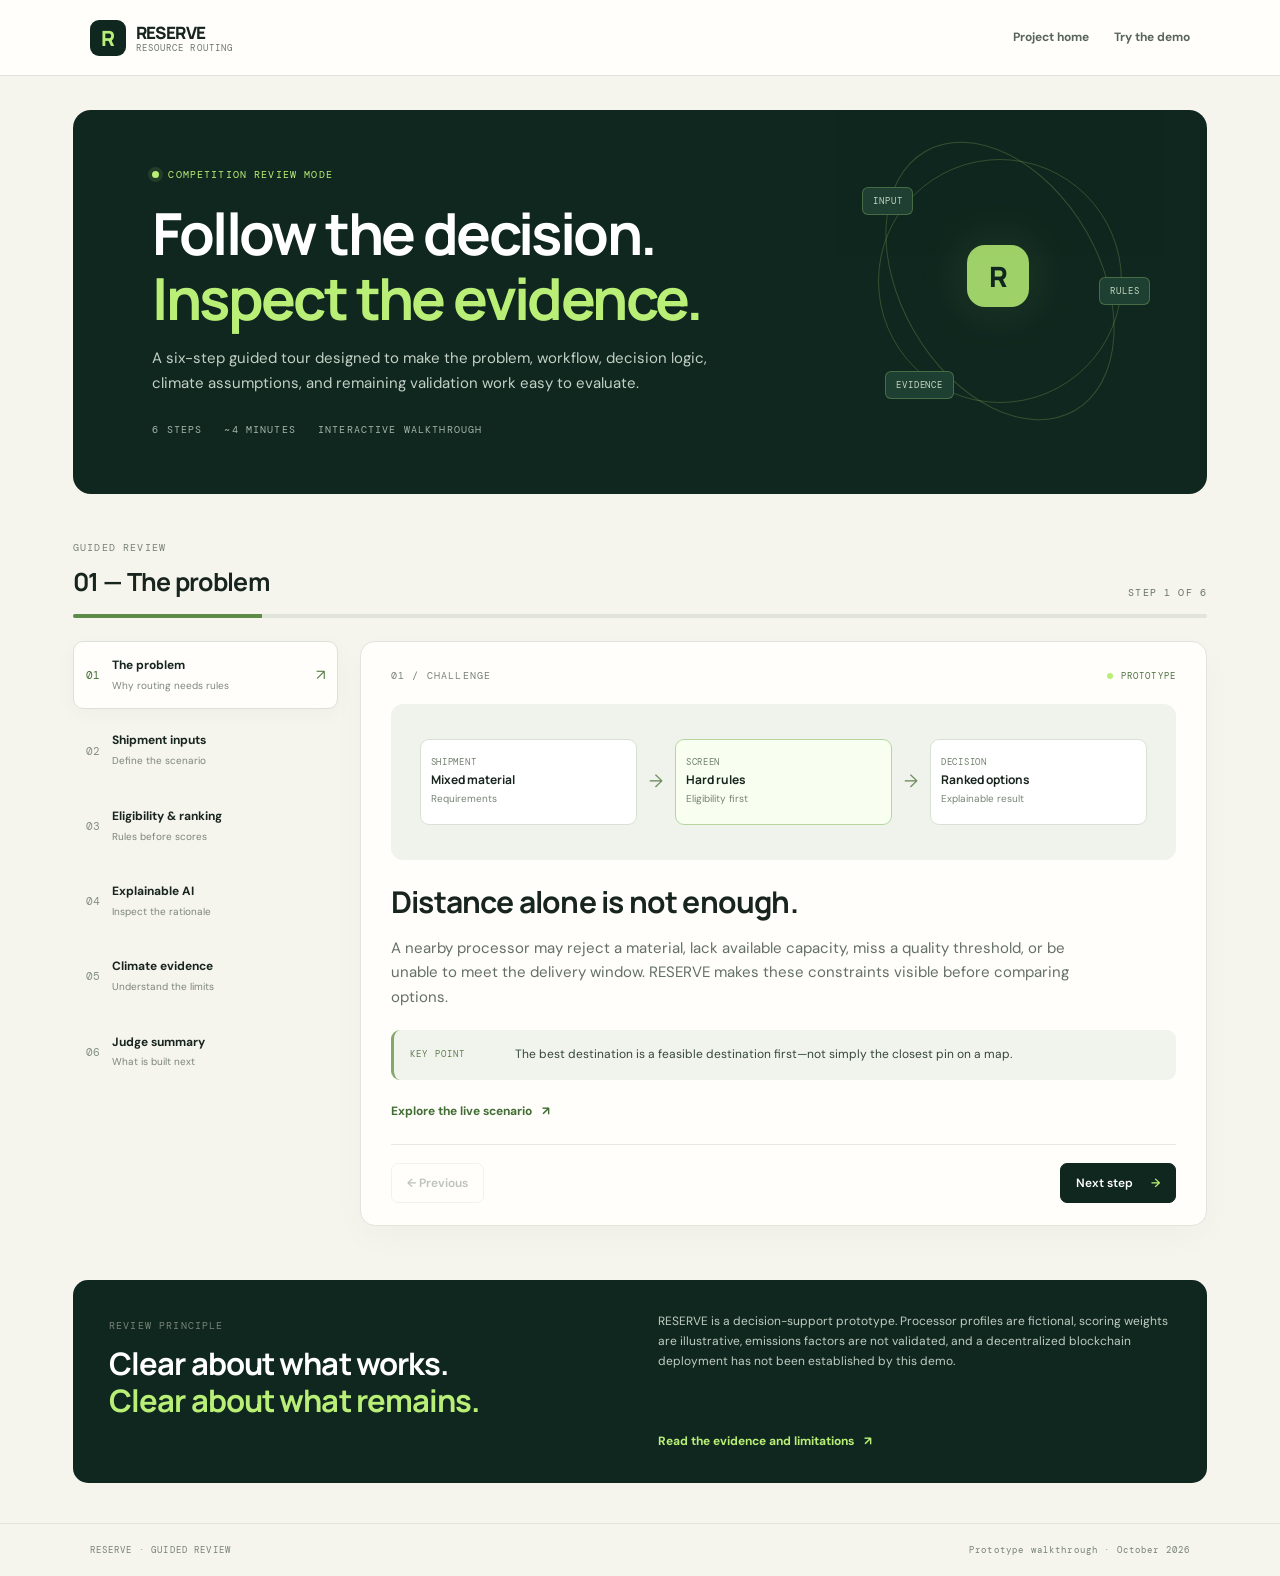
<file: templates/judges.html>
<!doctype html>
<html lang="en">
<head>
  <meta charset="utf-8">
  <meta name="viewport" content="width=device-width, initial-scale=1">
  <meta name="theme-color" content="#10271f">
  <meta name="description" content="A guided judge walkthrough of RESERVE: the problem, shipment inputs, eligibility, explainable scoring, climate evidence and next steps.">
  <title>Judge Walkthrough — RESERVE</title>
  <link rel="stylesheet" href="/static/judge-guide.css?v=20261019-1">
  <script src="/static/judge-guide.js?v=20261019-1" defer></script>
</head>
<body>
  <header class="jg-header">
    <a class="jg-brand" href="/" aria-label="RESERVE home"><span class="jg-mark">R</span><span>RESERVE<small>RESOURCE ROUTING</small></span></a>
    <nav aria-label="Main navigation"><a href="/">Project home</a><a href="/#simulator">Try the demo</a></nav>
  </header>
  <main class="jg-shell">
    <section class="jg-hero">
      <div class="jg-eyebrow"><span></span> COMPETITION REVIEW MODE</div>
      <h1>Follow the decision.<br><em>Inspect the evidence.</em></h1>
      <p>A six-step guided tour designed to make the problem, workflow, decision logic, climate assumptions, and remaining validation work easy to evaluate.</p>
      <div class="jg-hero-foot"><span>6 STEPS</span><span>~4 MINUTES</span><span>INTERACTIVE WALKTHROUGH</span></div>
      <div class="jg-hero-art" aria-hidden="true"><div class="jg-orbit orbit-one"></div><div class="jg-orbit orbit-two"></div><div class="jg-core">R</div><div class="jg-node node-a">INPUT</div><div class="jg-node node-b">RULES</div><div class="jg-node node-c">EVIDENCE</div></div>
    </section>

    <section class="jg-tour" aria-label="Guided judge walkthrough">
      <div class="jg-progress-row"><div><span class="jg-kicker">GUIDED REVIEW</span><h2 id="step-title">01 — The problem</h2></div><span id="step-count" class="jg-count">STEP 1 OF 6</span></div>
      <div class="jg-progress" aria-label="Tour progress"><span id="progress-fill"></span></div>
      <div class="jg-layout">
        <aside class="jg-steps" aria-label="Choose a walkthrough step">
          <button class="jg-step active" type="button" data-step="0" aria-current="step"><span>01</span><span><b>The problem</b><small>Why routing needs rules</small></span><i>↗</i></button>
          <button class="jg-step" type="button" data-step="1"><span>02</span><span><b>Shipment inputs</b><small>Define the scenario</small></span><i>↗</i></button>
          <button class="jg-step" type="button" data-step="2"><span>03</span><span><b>Eligibility & ranking</b><small>Rules before scores</small></span><i>↗</i></button>
          <button class="jg-step" type="button" data-step="3"><span>04</span><span><b>Explainable AI</b><small>Inspect the rationale</small></span><i>↗</i></button>
          <button class="jg-step" type="button" data-step="4"><span>05</span><span><b>Climate evidence</b><small>Understand the limits</small></span><i>↗</i></button>
          <button class="jg-step" type="button" data-step="5"><span>06</span><span><b>Judge summary</b><small>What is built next</small></span><i>↗</i></button>
        </aside>
        <article class="jg-panel" aria-live="polite" aria-atomic="true">
          <div class="jg-panel-top"><span id="panel-label">01 / CHALLENGE</span><span class="jg-demo-tag"><span></span> PROTOTYPE</span></div>
          <div class="jg-visual" id="step-visual" aria-hidden="true">
            <div class="jg-flow-card flow-source"><span>SHIPMENT</span><b>Mixed material</b><small>Requirements</small></div><div class="jg-flow-arrow">→</div><div class="jg-flow-card flow-filter"><span>SCREEN</span><b>Hard rules</b><small>Eligibility first</small></div><div class="jg-flow-arrow">→</div><div class="jg-flow-card flow-dest"><span>DECISION</span><b>Ranked options</b><small>Explainable result</small></div>
          </div>
          <h3 id="panel-heading">Distance alone is not enough.</h3>
          <p id="panel-copy">A nearby processor may reject a material, lack available capacity, miss a quality threshold, or be unable to meet the delivery window. RESERVE makes these constraints visible before comparing options.</p>
          <div class="jg-takeaway"><span>KEY POINT</span><p id="panel-takeaway">The best destination is a feasible destination first—not simply the closest pin on a map.</p></div>
          <div class="jg-links" id="panel-links"><a href="/#simulator">Explore the live scenario <span>↗</span></a></div>
          <div class="jg-controls"><button id="prev-step" class="jg-prev" type="button" disabled>← Previous</button><button id="next-step" class="jg-next" type="button">Next step <span>→</span></button></div>
        </article>
      </div>
      <noscript><p class="jg-noscript">JavaScript is needed for step navigation. You can still explore the full project at <a href="/">the RESERVE home page</a>.</p></noscript>
    </section>
    <section class="jg-footer-card"><div><span class="jg-kicker">REVIEW PRINCIPLE</span><h2>Clear about what works.<br><em>Clear about what remains.</em></h2></div><p>RESERVE is a decision-support prototype. Processor profiles are fictional, scoring weights are illustrative, emissions factors are not validated, and a decentralized blockchain deployment has not been established by this demo.</p><a href="/#evidence">Read the evidence and limitations <span>↗</span></a></section>
  </main>
  <footer class="jg-footer"><span>RESERVE · GUIDED REVIEW</span><span>Prototype walkthrough · October 2026</span></footer>
</body>
</html>
</file>
<file: static/judge-guide.css>
@import url('https://fonts.googleapis.com/css2?family=DM+Mono:wght@400;500&family=DM+Sans:wght@400;500;600;700&family=Manrope:wght@400;500;600;700;800&display=swap');
:root{--forest:#10271f;--forest2:#193a2e;--green:#b9ef76;--paper:#f5f4ed;--white:#fffefa;--ink:#18251f;--muted:#6c776f;--line:#dfe3d9;--mono:'DM Mono',monospace;--sans:'DM Sans',sans-serif;--display:'Manrope',sans-serif}
*{box-sizing:border-box}html{scroll-behavior:smooth}body{margin:0;background:var(--paper);color:var(--ink);font:15px/1.65 var(--sans)}a{color:inherit;text-decoration:none}.jg-header{height:76px;padding:0 7%;display:flex;align-items:center;justify-content:space-between;background:var(--white);border-bottom:1px solid var(--line)}.jg-brand{display:flex;align-items:center;gap:10px;font:800 17px var(--display);letter-spacing:-.6px}.jg-brand small{display:block;font:9px var(--mono);letter-spacing:1.1px;color:var(--muted);margin-top:-2px}.jg-mark{display:grid;place-items:center;width:36px;height:36px;background:var(--forest);color:var(--green);border-radius:9px;font-size:21px}.jg-header nav{display:flex;gap:25px;font-size:12px;font-weight:700;color:#59655c}.jg-shell{max-width:1190px;margin:auto;padding:0 28px}.jg-hero{margin:34px 0 40px;position:relative;overflow:hidden;border-radius:18px;background:var(--forest);color:white;padding:58px 7%;min-height:315px}.jg-eyebrow,.jg-kicker,.jg-count,.jg-panel-top,.jg-hero-foot,.jg-takeaway>span,.jg-demo-tag,.jg-footer{font:10px var(--mono);letter-spacing:1.15px}.jg-eyebrow{color:var(--green);display:flex;gap:9px;align-items:center}.jg-eyebrow span,.jg-demo-tag span{width:7px;height:7px;background:var(--green);border-radius:50%;display:inline-block;box-shadow:0 0 0 4px #b9ef761b}.jg-hero h1{font:700 clamp(38px,5vw,58px)/1.12 var(--display);letter-spacing:-2.6px;margin:20px 0 14px;position:relative;z-index:1}.jg-hero h1 em,.jg-footer-card h2 em{color:var(--green);font-style:normal}.jg-hero>p{max-width:610px;color:#c3d0c6;position:relative;z-index:1}.jg-hero-foot{display:flex;gap:22px;color:#a4b5a9;margin-top:28px;position:relative;z-index:1}.jg-hero-art{position:absolute;right:5%;top:8%;width:300px;height:280px;opacity:.85}.jg-orbit{position:absolute;border:1px solid #b9ef7640;border-radius:50%;inset:18px 28px;animation:rotate 20s linear infinite}.orbit-two{inset:40px 0;transform:rotate(60deg);animation-direction:reverse}.jg-core{position:absolute;left:117px;top:104px;width:62px;height:62px;display:grid;place-items:center;background:var(--green);color:var(--forest);border-radius:18px;font:800 28px var(--display);box-shadow:0 0 50px #b9ef7626}.jg-node{position:absolute;background:#214537;border:1px solid #b9ef7650;color:#e9f7dc;padding:7px 10px;border-radius:6px;font:9px var(--mono);letter-spacing:.8px}.node-a{left:12px;top:46px}.node-b{right:0;top:136px}.node-c{left:35px;bottom:22px}.jg-tour{margin-bottom:54px}.jg-progress-row{display:flex;align-items:end;justify-content:space-between;margin-bottom:15px}.jg-kicker{color:#788378}.jg-progress-row h2{font:700 25px var(--display);letter-spacing:-.7px;margin:5px 0 0}.jg-count{color:#667369}.jg-progress{height:4px;background:#e0e4db;border-radius:8px;overflow:hidden;margin-bottom:23px}.jg-progress span{display:block;width:16.666%;height:100%;background:#5d8c49;transition:width .35s ease}.jg-layout{display:grid;grid-template-columns:265px minmax(0,1fr);gap:22px;align-items:start}.jg-steps{display:grid;gap:7px}.jg-step{width:100%;display:flex;align-items:center;gap:12px;text-align:left;padding:14px 12px;border:1px solid transparent;background:transparent;border-radius:10px;color:#647067;cursor:pointer;font:inherit;transition:background .2s,border-color .2s,transform .2s}.jg-step>span:first-child{font:11px var(--mono);color:#849085}.jg-step>span:nth-child(2){display:grid;gap:2px;flex:1}.jg-step b{font-size:12px;color:var(--ink)}.jg-step small{font-size:10px;color:#7c867d}.jg-step i{font-style:normal;opacity:0}.jg-step:hover{background:#ffffff90}.jg-step.active{background:var(--white);border-color:#dce2d7;box-shadow:0 5px 20px #10271f08}.jg-step.active>span:first-child{color:#456f37}.jg-step.active i{opacity:1;color:#5c804a}.jg-panel{background:var(--white);border:1px solid #e2e5dc;border-radius:15px;padding:27px 30px 22px;min-width:0;box-shadow:0 12px 35px #10271f07}.jg-panel-top{display:flex;justify-content:space-between;align-items:center;color:#788378}.jg-demo-tag{display:flex;gap:8px;align-items:center;color:#4f7040;font-size:9px}.jg-demo-tag span{width:6px;height:6px;box-shadow:none}.jg-visual{min-height:156px;margin:22px 0 23px;border-radius:12px;background:#f0f3eb;display:flex;align-items:center;justify-content:center;gap:12px;padding:18px;overflow:hidden}.jg-flow-card{width:29%;min-height:86px;padding:13px 10px;border:1px solid #d9e0d4;border-radius:9px;background:white;display:flex;flex-direction:column;justify-content:center;gap:3px;animation:float-in .5s both}.jg-flow-card span{font:9px var(--mono);letter-spacing:.7px;color:#72806f}.jg-flow-card b{font:700 12px var(--display)}.jg-flow-card small{font-size:10px;color:#788378}.flow-filter{border-color:#b8d59e;background:#f8fff0;animation-delay:.12s}.flow-dest{animation-delay:.24s}.jg-flow-arrow{color:#739064;animation:arrow-pulse 1.8s ease-in-out infinite;font-size:18px}.jg-panel h3{font:700 clamp(22px,3vw,30px)/1.25 var(--display);letter-spacing:-.8px;margin:0 0 10px}.jg-panel>p{color:#647067;max-width:690px;margin-bottom:20px}.jg-takeaway{display:grid;grid-template-columns:90px 1fr;gap:15px;padding:15px 16px;border-radius:9px;background:#f1f4ed;border-left:3px solid #85a76d}.jg-takeaway>span{color:#617c50;padding-top:3px;font-size:9px}.jg-takeaway p{margin:0;color:#35463a;font-size:12px}.jg-links{margin-top:18px;min-height:22px}.jg-links a,.jg-footer-card>a{font-size:12px;font-weight:700;color:#426d34}.jg-links a span,.jg-footer-card>a span{margin-left:7px}.jg-controls{display:flex;justify-content:space-between;gap:12px;border-top:1px solid #e7e9e2;margin-top:22px;padding-top:18px}.jg-controls button{font:600 12px var(--sans);border-radius:7px;padding:11px 15px;cursor:pointer}.jg-prev{border:1px solid #d8ded4;background:white;color:#47564a}.jg-prev:disabled{opacity:.35;cursor:not-allowed}.jg-next{border:1px solid var(--forest);background:var(--forest);color:white;display:flex;align-items:center;gap:18px}.jg-next span{color:var(--green)}.jg-footer-card{background:var(--forest);border-radius:15px;color:white;padding:32px 36px;display:grid;grid-template-columns:1fr 1fr;gap:12px 35px;margin-bottom:40px}.jg-footer-card h2{font:700 clamp(23px,3vw,31px)/1.2 var(--display);letter-spacing:-.9px;margin:8px 0 0}.jg-footer-card p{font-size:12px;color:#c0cdc3;margin:0}.jg-footer-card>a{grid-column:2;color:var(--green)}.jg-footer{padding:20px 7%;display:flex;justify-content:space-between;gap:15px;color:#778378;border-top:1px solid var(--line);font-size:9px}.jg-noscript{background:#fff4d6;padding:12px;border-radius:8px}
@keyframes rotate{to{transform:rotate(360deg)}}@keyframes float-in{from{opacity:0;transform:translateY(8px)}to{opacity:1;transform:translateY(0)}}@keyframes arrow-pulse{0%,100%{opacity:.5;transform:translateX(0)}50%{opacity:1;transform:translateX(3px)}}
@media(max-width:850px){.jg-hero{padding:42px 6%;}.jg-hero-art{right:-75px;opacity:.27}.jg-hero h1,.jg-hero>p,.jg-hero-foot{position:relative;z-index:1}.jg-layout{grid-template-columns:1fr}.jg-steps{grid-template-columns:repeat(3,minmax(0,1fr));gap:6px}.jg-step{padding:10px 8px;gap:7px}.jg-step>span:nth-child(2){min-width:0}.jg-step small{display:none}.jg-step i{display:none}.jg-step b{font-size:11px}.jg-step>span:first-child{font-size:9px}.jg-panel{padding:22px 20px}.jg-footer-card{grid-template-columns:1fr;padding:27px}.jg-footer-card>a{grid-column:1}.jg-hero-art{transform:scale(.8);transform-origin:top right}}
@media(max-width:520px){.jg-header{height:66px;padding:0 18px}.jg-header nav{gap:13px;font-size:11px}.jg-shell{padding:0 14px}.jg-hero{margin-top:16px;padding:34px 23px;min-height:295px}.jg-hero h1{font-size:38px;letter-spacing:-1.8px}.jg-hero>p{font-size:13px}.jg-hero-foot{gap:12px;flex-wrap:wrap;font-size:8px}.jg-hero-art{right:-140px;top:42px;opacity:.18}.jg-progress-row h2{font-size:21px}.jg-count{font-size:8px}.jg-steps{grid-template-columns:repeat(2,minmax(0,1fr))}.jg-step{padding:10px 7px}.jg-step b{font-size:10px}.jg-visual{gap:5px;padding:10px;min-height:138px}.jg-flow-card{padding:10px 6px;min-height:80px;width:31%}.jg-flow-card b{font-size:10px}.jg-flow-card small{font-size:9px}.jg-flow-card span{font-size:7px}.jg-flow-arrow{font-size:13px}.jg-takeaway{grid-template-columns:1fr;gap:5px}.jg-panel h3{font-size:24px}.jg-panel>p{font-size:13px}.jg-footer{padding:17px 14px;font-size:8px;letter-spacing:.4px}}
@media(prefers-reduced-motion:reduce){*,*::before,*::after{animation:none!important;transition:none!important;scroll-behavior:auto!important}}
</file>
